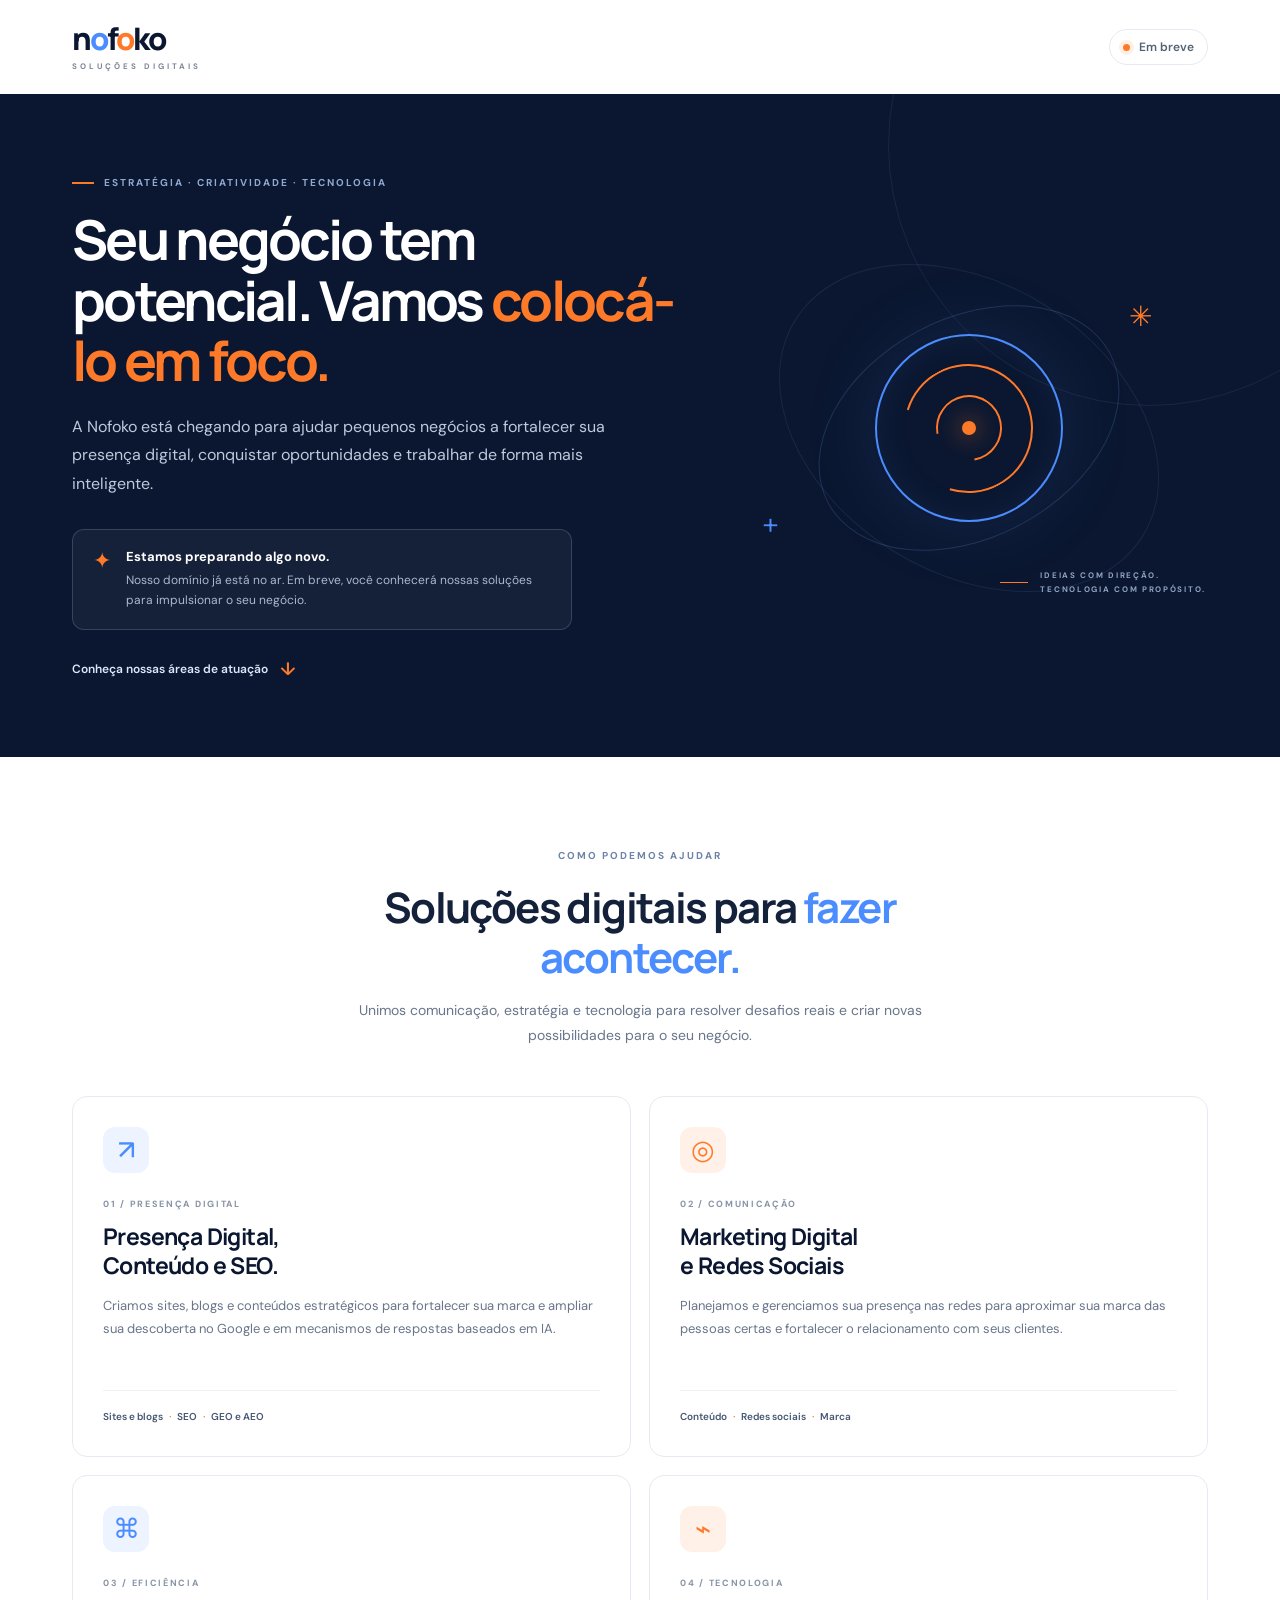
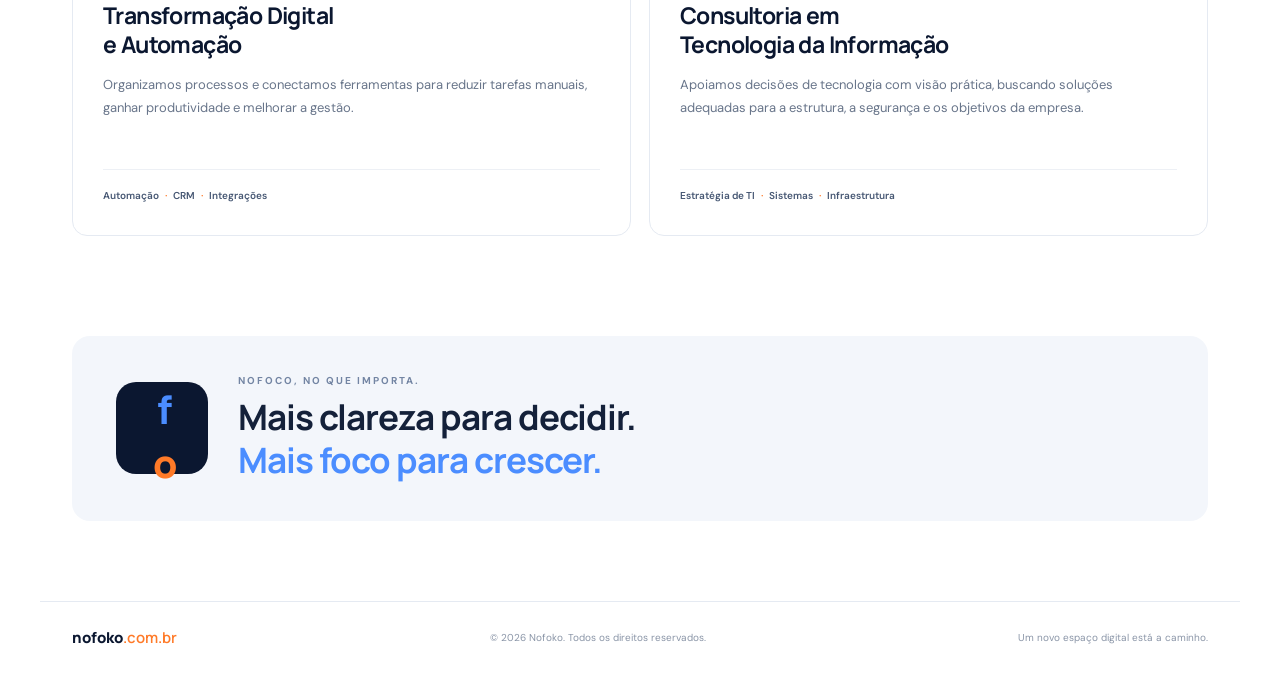
<file: index.html>
<!DOCTYPE html>
<html lang="pt-BR">
<head>
  <!--inicio Google tag (gtag.js) -->
<script async src="https://www.googletagmanager.com/gtag/js?id=G-HZND2S4GFF"></script>
<script>
  window.dataLayer = window.dataLayer || [];
  function gtag(){dataLayer.push(arguments);}
  gtag('js', new Date());

  gtag('config', 'G-HZND2S4GFF');
</script>
<!-- Fim Google tag (gtag.js) -->
  <meta charset="UTF-8">
  <meta name="viewport" content="width=device-width, initial-scale=1.0">
  <meta name="description" content="A Nofoko conecta estratégia, criatividade e tecnologia para ajudar pequenos negócios a crescer. Em breve, um novo espaço digital.">
  <meta name="theme-color" content="#0b1730">
  <title>Nofoko — Tecnologia que transforma negócios</title>
  <link rel="stylesheet" href="style.css">
</head>
<body>
  <header class="site-header">
    <a class="brand" href="#" aria-label="Nofoko, início">
      <span class="brand-name">n<span class="blue">o</span>f<span class="orange">o</span>ko</span>
      <span class="brand-tagline">SOLUÇÕES DIGITAIS</span>
    </a>
    <span class="status"><span class="status-dot"></span> Em breve</span>
  </header>

  <main>
    <section class="hero">
      <div class="hero-copy">
        <p class="eyebrow"><span></span> ESTRATÉGIA · CRIATIVIDADE · TECNOLOGIA</p>
        <h1>Seu negócio tem potencial. Vamos <span>colocá-lo em foco.</span></h1>
        <p class="hero-text">A Nofoko está chegando para ajudar pequenos negócios a fortalecer sua presença digital, conquistar oportunidades e trabalhar de forma mais inteligente.</p>
        <div class="launch-note">
          <span class="launch-icon">✦</span>
          <div>
            <strong>Estamos preparando algo novo.</strong>
            <p>Nosso domínio já está no ar. Em breve, você conhecerá nossas soluções para impulsionar o seu negócio.</p>
          </div>
        </div>
        <a class="text-link" href="#solucoes">Conheça nossas áreas de atuação <span aria-hidden="true">↓</span></a>
      </div>
      <div class="hero-art" aria-hidden="true">
        <div class="orbit orbit-one"></div>
        <div class="orbit orbit-two"></div>
        <div class="focus-mark"><span class="focus-center"></span></div>
        <div class="art-caption"><span class="caption-line"></span><span>IDEIAS COM DIREÇÃO.<br>TECNOLOGIA COM PROPÓSITO.</span></div>
        <span class="spark spark-one">✳</span>
        <span class="spark spark-two">+</span>
      </div>
    </section>

    <section class="services" id="solucoes">
      <div class="section-heading">
        <p class="eyebrow">COMO PODEMOS AJUDAR</p>
        <h2>Soluções digitais para <span>fazer acontecer.</span></h2>
        <p>Unimos comunicação, estratégia e tecnologia para resolver desafios reais e criar novas possibilidades para o seu negócio.</p>
      </div>

      <div class="service-grid">
        <article class="service-card">
          <div class="service-icon"><span>↗</span></div>
          <p class="service-number">01 / PRESENÇA DIGITAL</p>
          <h3>Presença Digital,<br>Conteúdo e SEO.</h3>
          <p>Criamos sites, blogs e conteúdos estratégicos para fortalecer sua marca e ampliar sua descoberta no Google e em mecanismos de respostas baseados em IA.</p>
          <div class="service-tags">Sites e blogs <span>·</span> SEO <span>·</span> GEO e AEO</div>
        </article>

        <article class="service-card">
          <div class="service-icon"><span>◎</span></div>
          <p class="service-number">02 / COMUNICAÇÃO</p>
          <h3>Marketing Digital<br>e Redes Sociais</h3>
          <p>Planejamos e gerenciamos sua presença nas redes para aproximar sua marca das pessoas certas e fortalecer o relacionamento com seus clientes.</p>
          <div class="service-tags">Conteúdo <span>·</span> Redes sociais <span>·</span> Marca</div>
        </article>

        <article class="service-card">
          <div class="service-icon"><span>⌘</span></div>
          <p class="service-number">03 / EFICIÊNCIA</p>
          <h3>Transformação Digital<br>e Automação</h3>
          <p>Organizamos processos e conectamos ferramentas para reduzir tarefas manuais, ganhar produtividade e melhorar a gestão.</p>
          <div class="service-tags">Automação <span>·</span> CRM <span>·</span> Integrações</div>
        </article>

        <article class="service-card">
          <div class="service-icon"><span>⌁</span></div>
          <p class="service-number">04 / TECNOLOGIA</p>
          <h3>Consultoria em<br>Tecnologia da Informação</h3>
          <p>Apoiamos decisões de tecnologia com visão prática, buscando soluções adequadas para a estrutura, a segurança e os objetivos da empresa.</p>
          <div class="service-tags">Estratégia de TI <span>·</span> Sistemas <span>·</span> Infraestrutura</div>
        </article>
      </div>
    </section>

    <section class="closing">
      <div class="closing-mark">f<span>o</span></div>
      <div>
        <p class="eyebrow">NOFOCO, NO QUE IMPORTA.</p>
        <h2>Mais clareza para decidir.<br><span>Mais foco para crescer.</span></h2>
      </div>
    </section>
  </main>

  <footer class="site-footer">
    <a class="footer-brand" href="#">nofoko<span>.com.br</span></a>
    <p>© 2026 Nofoko. Todos os direitos reservados.</p>
    <p class="footer-note">Um novo espaço digital está a caminho.</p>
  </footer>
</body>
</html>
</file>
<file: style.css>
@import url('https://fonts.googleapis.com/css2?family=DM+Sans:wght@400;500;600;700&family=Manrope:wght@400;500;600;700;800&display=swap');

:root {
  --navy: #0b1730;
  --navy-soft: #132442;
  --blue: #4b8dff;
  --orange: #ff7a28;
  --ink: #14213a;
  --muted: #68758a;
  --paper: #f7f9fc;
  --white: #ffffff;
  --line: #e5eaf2;
}

* { box-sizing: border-box; }
html { scroll-behavior: smooth; }
body {
  margin: 0;
  color: var(--ink);
  background: var(--white);
  font-family: 'DM Sans', Arial, sans-serif;
  -webkit-font-smoothing: antialiased;
}
a { color: inherit; text-decoration: none; }
.site-header {
  height: 94px;
  max-width: 1200px;
  margin: 0 auto;
  padding: 0 32px;
  display: flex;
  align-items: center;
  justify-content: space-between;
}
.brand { display: inline-flex; flex-direction: column; gap: 1px; }
.brand-name {
  font-family: 'Manrope', sans-serif;
  font-size: 31px;
  line-height: 1;
  letter-spacing: -2px;
  font-weight: 800;
  color: var(--navy);
}
.blue { color: var(--blue); }
.orange { color: var(--orange); }
.brand-tagline { margin-top: 6px; font-size: 8px; letter-spacing: 3px; color: #7c8798; font-weight: 700; }
.status {
  display: inline-flex;
  align-items: center;
  gap: 9px;
  border: 1px solid #e5eaf2;
  padding: 9px 13px;
  border-radius: 30px;
  color: #536176;
  font-size: 12px;
  font-weight: 600;
}
.status-dot { width: 7px; height: 7px; border-radius: 50%; background: var(--orange); box-shadow: 0 0 0 4px #fff0e6; }
.hero {
  position: relative;
  overflow: hidden;
  background: var(--navy);
  color: var(--white);
  min-height: 555px;
  padding: 82px max(32px, calc((100% - 1136px) / 2)) 76px;
  display: grid;
  grid-template-columns: 1.12fr .88fr;
  align-items: center;
  gap: 48px;
}
.hero::before {
  content: "";
  position: absolute;
  width: 520px; height: 520px;
  border-radius: 50%;
  border: 1px solid rgba(111, 151, 218, .12);
  right: -130px; top: -210px;
}
.hero-copy { position: relative; z-index: 1; max-width: 620px; }
.eyebrow { margin: 0 0 20px; font-size: 10px; letter-spacing: 2px; font-weight: 700; color: #8fa9d2; }
.hero .eyebrow { display: flex; align-items: center; gap: 10px; }
.hero .eyebrow span { display: inline-block; width: 22px; height: 2px; background: var(--orange); }
h1, h2, h3, p { margin-top: 0; }
h1, h2, h3 { font-family: 'Manrope', sans-serif; }
h1 { max-width: 640px; margin-bottom: 22px; font-size: clamp(38px, 4.3vw, 58px); line-height: 1.1; letter-spacing: -2.7px; font-weight: 700; }
h1 span, .section-heading h2 span, .closing h2 span { color: var(--orange); }
.hero-text { max-width: 560px; color: #bdc9dc; font-size: 16px; line-height: 1.8; margin-bottom: 30px; }
.launch-note { display: flex; gap: 15px; max-width: 500px; padding: 18px 20px; border: 1px solid rgba(160, 185, 226, .22); background: rgba(255,255,255,.045); border-radius: 12px; }
.launch-icon { color: var(--orange); font-size: 22px; line-height: 1.2; }
.launch-note strong { display: block; margin-bottom: 5px; font-size: 13px; }
.launch-note p { margin: 0; color: #aab9d0; font-size: 12px; line-height: 1.7; }
.text-link { display: inline-flex; align-items: center; gap: 12px; margin-top: 27px; color: #dce7f9; font-size: 12px; font-weight: 600; }
.text-link span { color: var(--orange); font-size: 18px; transition: transform .2s ease; }
.text-link:hover span { transform: translateY(4px); }
.hero-art { min-height: 340px; position: relative; display: flex; align-items: center; justify-content: center; }
.orbit { position: absolute; border: 1px solid rgba(107, 150, 222, .22); border-radius: 50%; transform: rotate(-28deg); }
.orbit-one { width: 320px; height: 220px; }
.orbit-two { width: 410px; height: 290px; transform: rotate(32deg); border-color: rgba(107, 150, 222, .13); }
.focus-mark { width: 188px; height: 188px; border: 2px solid var(--blue); border-radius: 50%; position: relative; display: grid; place-items: center; box-shadow: 0 0 80px rgba(75,141,255,.12), inset 0 0 35px rgba(75,141,255,.08); }
.focus-mark::before, .focus-mark::after { content: ""; position: absolute; border: 2px solid var(--orange); border-radius: 50%; }
.focus-mark::before { width: 125px; height: 125px; border-left-color: transparent; transform: rotate(-28deg); }
.focus-mark::after { width: 62px; height: 62px; border-bottom-color: transparent; transform: rotate(35deg); }
.focus-center { width: 14px; height: 14px; border-radius: 50%; background: var(--orange); box-shadow: 0 0 25px rgba(255,122,40,.8); }
.art-caption { position: absolute; bottom: 2px; right: 2px; display: flex; align-items: center; gap: 12px; color: #90a3c2; font-size: 8px; line-height: 1.8; letter-spacing: 1.7px; font-weight: 700; }
.caption-line { display: inline-block; width: 28px; height: 1px; background: var(--orange); }
.spark { position: absolute; color: var(--orange); }
.spark-one { top: 40px; right: 56px; font-size: 28px; }
.spark-two { left: 34px; bottom: 55px; color: var(--blue); font-size: 30px; font-weight: 300; }
.services { max-width: 1200px; margin: 0 auto; padding: 92px 32px 100px; }
.section-heading { max-width: 680px; margin: 0 auto 48px; text-align: center; }
.section-heading .eyebrow { color: #6c83a7; }
.section-heading h2 { margin-bottom: 15px; font-size: clamp(30px, 3.3vw, 42px); line-height: 1.2; letter-spacing: -1.6px; }
.section-heading h2 span { color: var(--blue); }
.section-heading > p:last-child { max-width: 600px; margin: 0 auto; color: var(--muted); font-size: 14px; line-height: 1.8; }
.service-grid { display: grid; grid-template-columns: repeat(2, minmax(0, 1fr)); gap: 18px; }
.service-card { padding: 30px; border: 1px solid var(--line); border-radius: 15px; background: var(--white); transition: transform .2s ease, box-shadow .2s ease, border-color .2s ease; }
.service-card:hover { transform: translateY(-4px); border-color: #d3dff1; box-shadow: 0 18px 42px rgba(18, 39, 75, .07); }
.service-icon { display: grid; place-items: center; width: 46px; height: 46px; margin-bottom: 25px; border-radius: 12px; background: #edf4ff; color: var(--blue); font-size: 27px; font-weight: 500; }
.service-card:nth-child(even) .service-icon { background: #fff1e8; color: var(--orange); }
.service-number { margin-bottom: 12px; color: #8793a6; font-size: 9px; letter-spacing: 1.7px; font-weight: 700; }
.service-card h3 { margin-bottom: 13px; color: var(--navy); font-size: 23px; line-height: 1.28; letter-spacing: -.6px; }
.service-card > p:not(.service-number) { min-height: 76px; margin-bottom: 20px; color: var(--muted); font-size: 13px; line-height: 1.8; }
.service-tags { padding-top: 16px; border-top: 1px solid #edf0f5; color: #465773; font-size: 10px; line-height: 1.9; font-weight: 600; }
.service-tags span { padding: 0 4px; color: var(--orange); }
.closing { max-width: 1136px; margin: 0 auto 80px; padding: 38px 44px; border-radius: 18px; display: flex; align-items: center; gap: 30px; background: #f3f6fb; }
.closing-mark { display: grid; place-items: center; flex: 0 0 92px; height: 92px; border-radius: 20px; background: var(--navy); color: var(--blue); font-family: 'Manrope', sans-serif; font-size: 39px; font-weight: 800; letter-spacing: -5px; }
.closing-mark span { color: var(--orange); }
.closing .eyebrow { margin-bottom: 9px; color: #7385a3; }
.closing h2 { margin: 0; font-size: clamp(25px, 3vw, 35px); line-height: 1.25; letter-spacing: -1px; }
.closing h2 span { color: var(--blue); }
.site-footer { max-width: 1200px; margin: 0 auto; padding: 25px 32px 35px; border-top: 1px solid var(--line); display: flex; align-items: center; justify-content: space-between; gap: 20px; color: #8a95a7; font-size: 10px; }
.site-footer p { margin: 0; }
.footer-brand { color: var(--navy); font-family: 'Manrope', sans-serif; font-size: 15px; font-weight: 800; }
.footer-brand span { color: var(--orange); font-weight: 600; }

@media (max-width: 800px) {
  .hero { grid-template-columns: 1fr; gap: 15px; padding-top: 65px; padding-bottom: 48px; }
  .hero-art { min-height: 290px; }
  .orbit-one { width: 270px; height: 185px; }
  .orbit-two { width: 330px; height: 235px; }
  .focus-mark { width: 155px; height: 155px; }
  .focus-mark::before { width: 103px; height: 103px; }
  .focus-mark::after { width: 52px; height: 52px; }
  .art-caption { right: 10px; bottom: -3px; }
  .service-card { padding: 25px; }
  .closing { margin: 0 20px 55px; padding: 30px; }
}
@media (max-width: 560px) {
  .site-header { height: 78px; padding: 0 20px; }
  .brand-name { font-size: 28px; }
  .status { padding: 8px 10px; font-size: 11px; }
  .hero { padding: 56px 22px 42px; }
  h1 { font-size: 39px; letter-spacing: -1.8px; }
  .hero-text { font-size: 14px; }
  .hero-art { min-height: 250px; }
  .spark-one { right: 28px; top: 20px; }
  .spark-two { left: 12px; bottom: 35px; }
  .services { padding: 68px 20px 70px; }
  .section-heading { margin-bottom: 32px; text-align: left; }
  .section-heading h2 { font-size: 31px; }
  .service-grid { grid-template-columns: 1fr; gap: 13px; }
  .service-card > p:not(.service-number) { min-height: 0; }
  .closing { align-items: flex-start; gap: 20px; margin: 0 20px 45px; padding: 25px 22px; }
  .closing-mark { flex-basis: 58px; height: 58px; border-radius: 13px; font-size: 28px; }
  .closing h2 { font-size: 23px; }
  .site-footer { padding: 24px 20px 30px; flex-wrap: wrap; }
  .footer-note { width: 100%; }
}
@media (prefers-reduced-motion: reduce) {
  *, *::before, *::after { scroll-behavior: auto !important; transition: none !important; }
}
</file>
